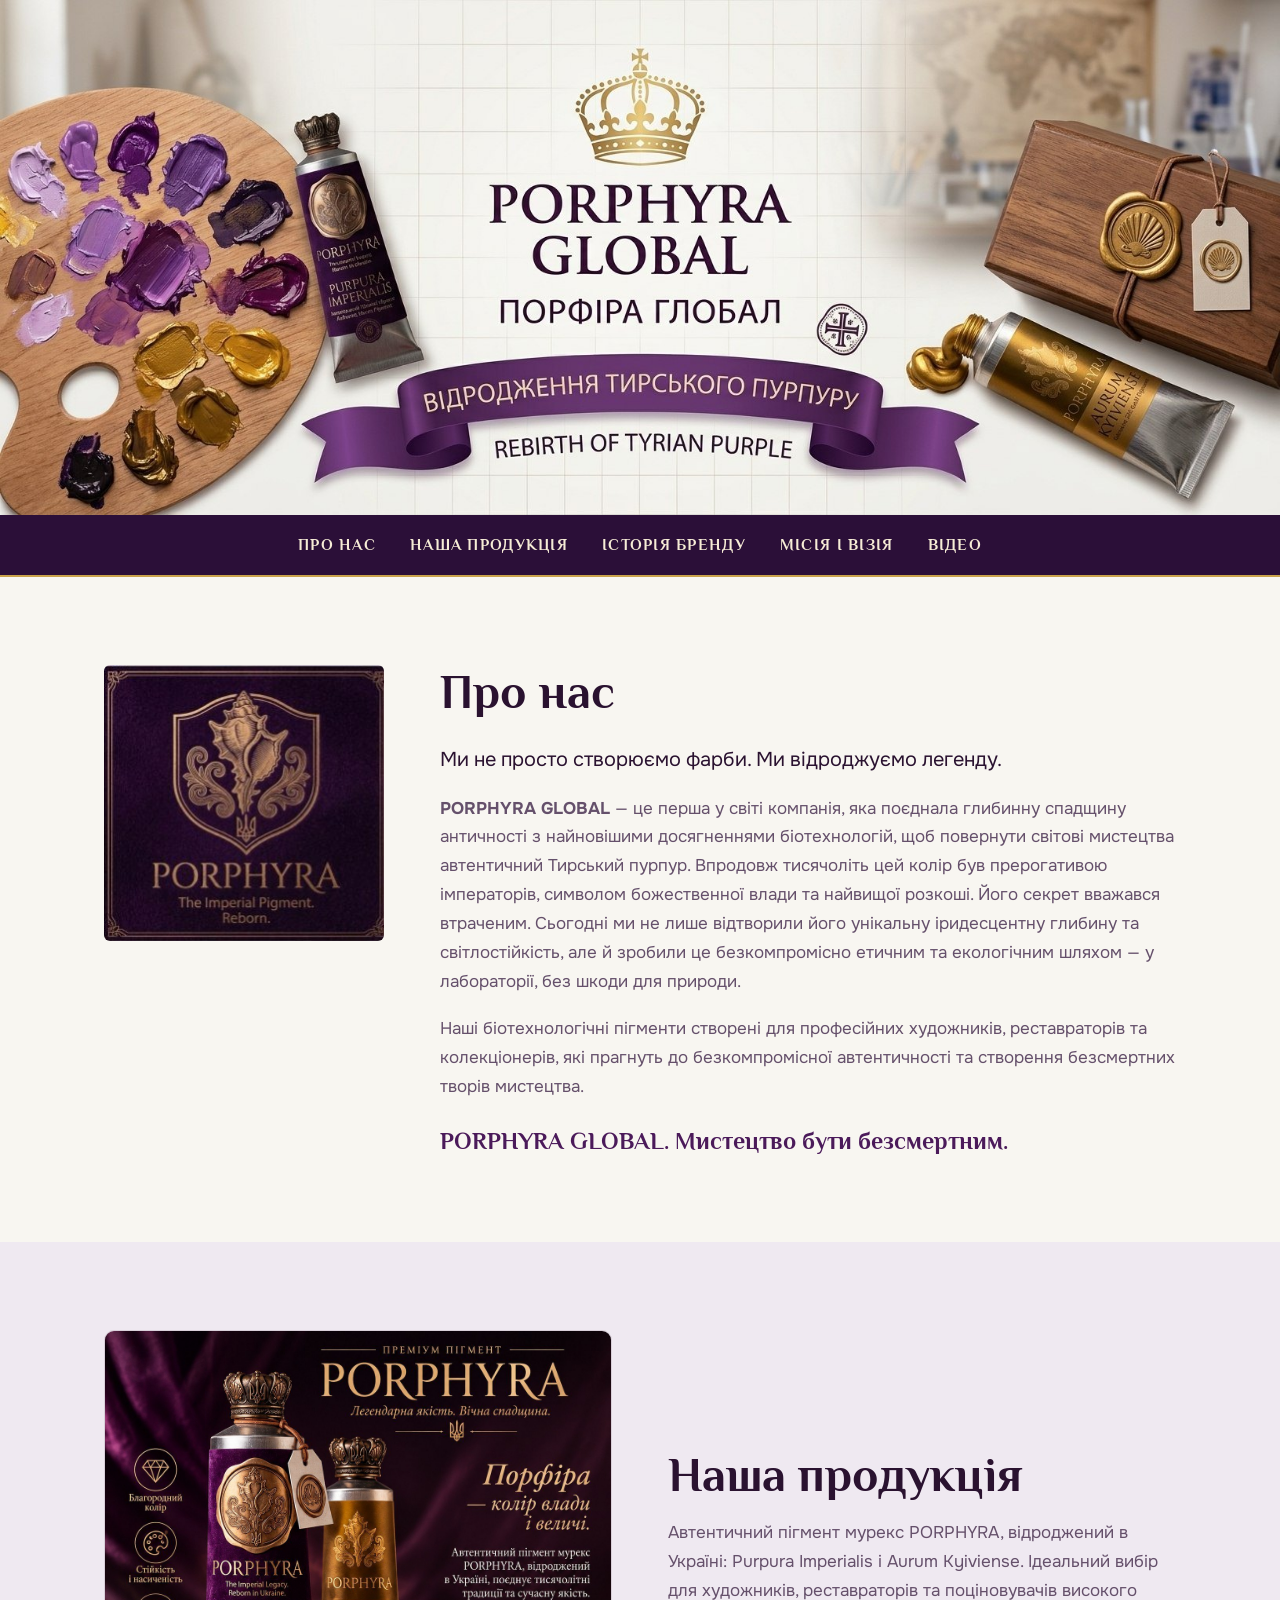
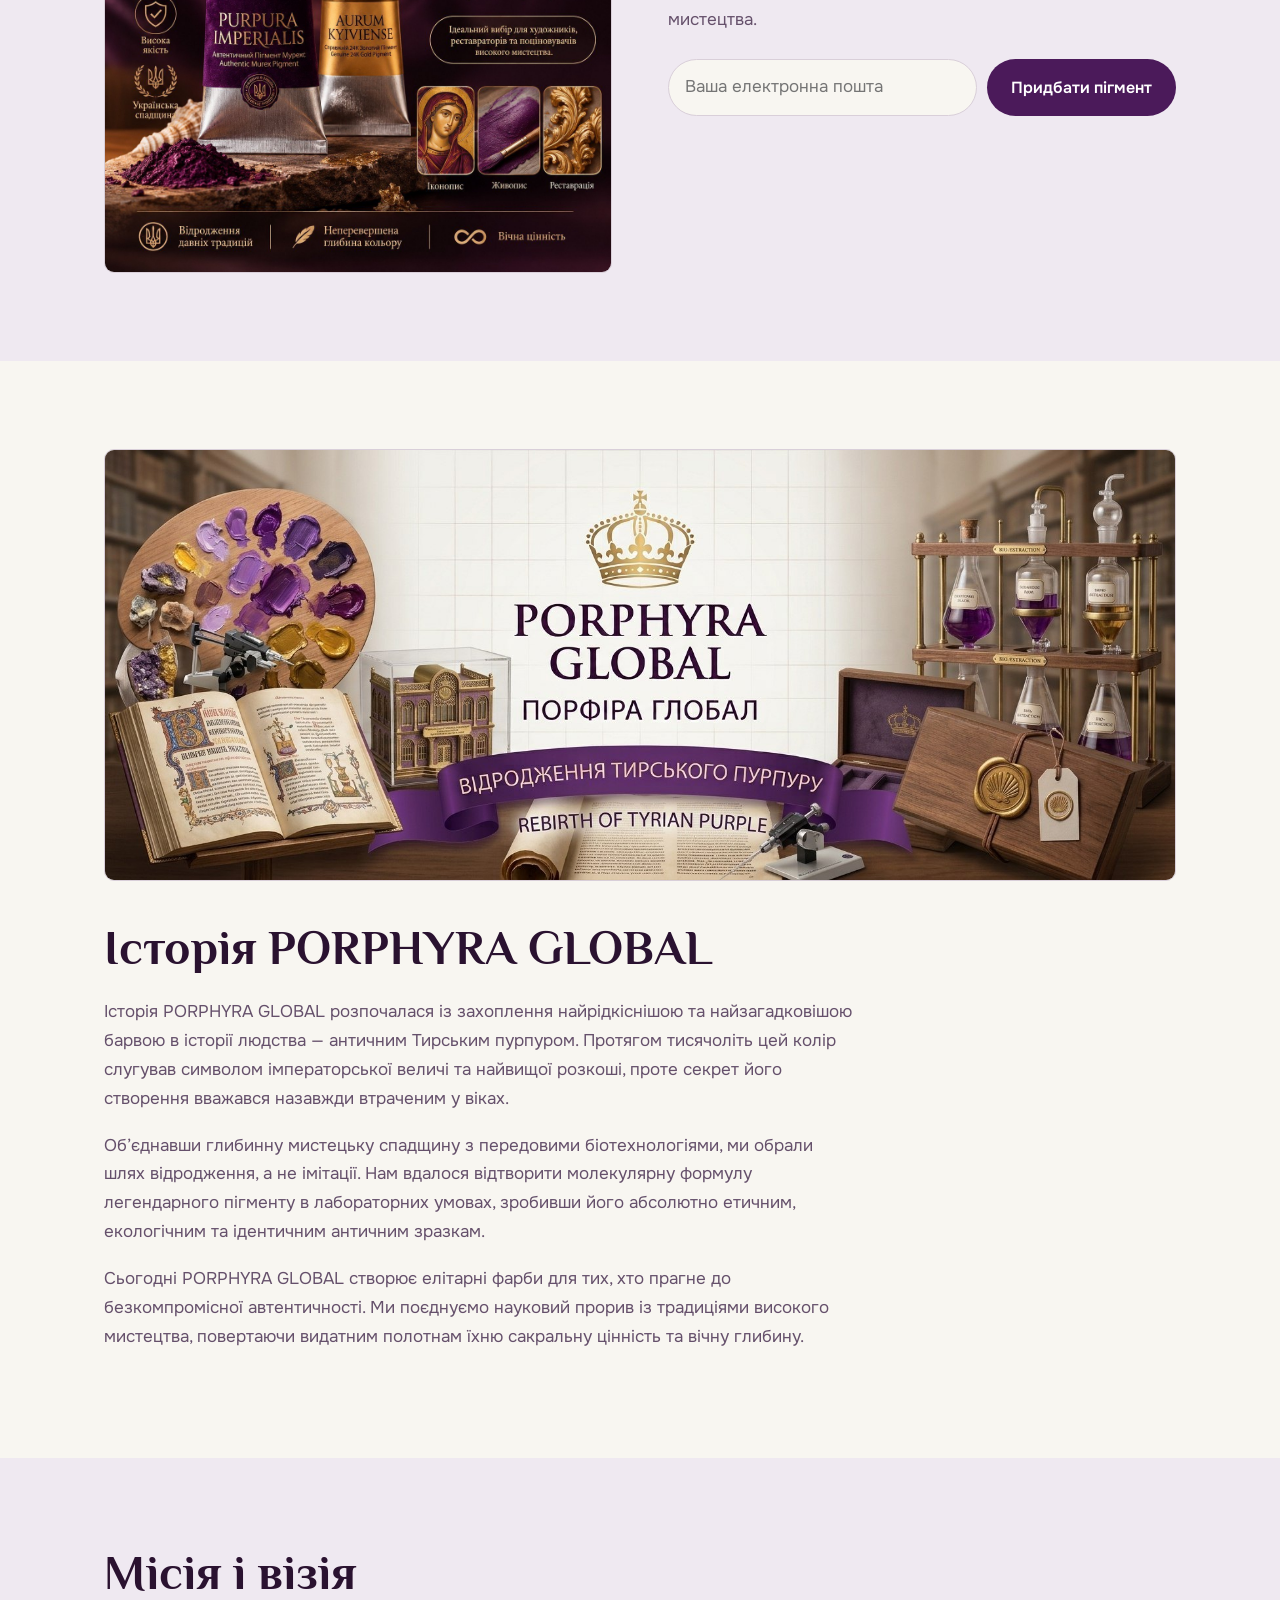
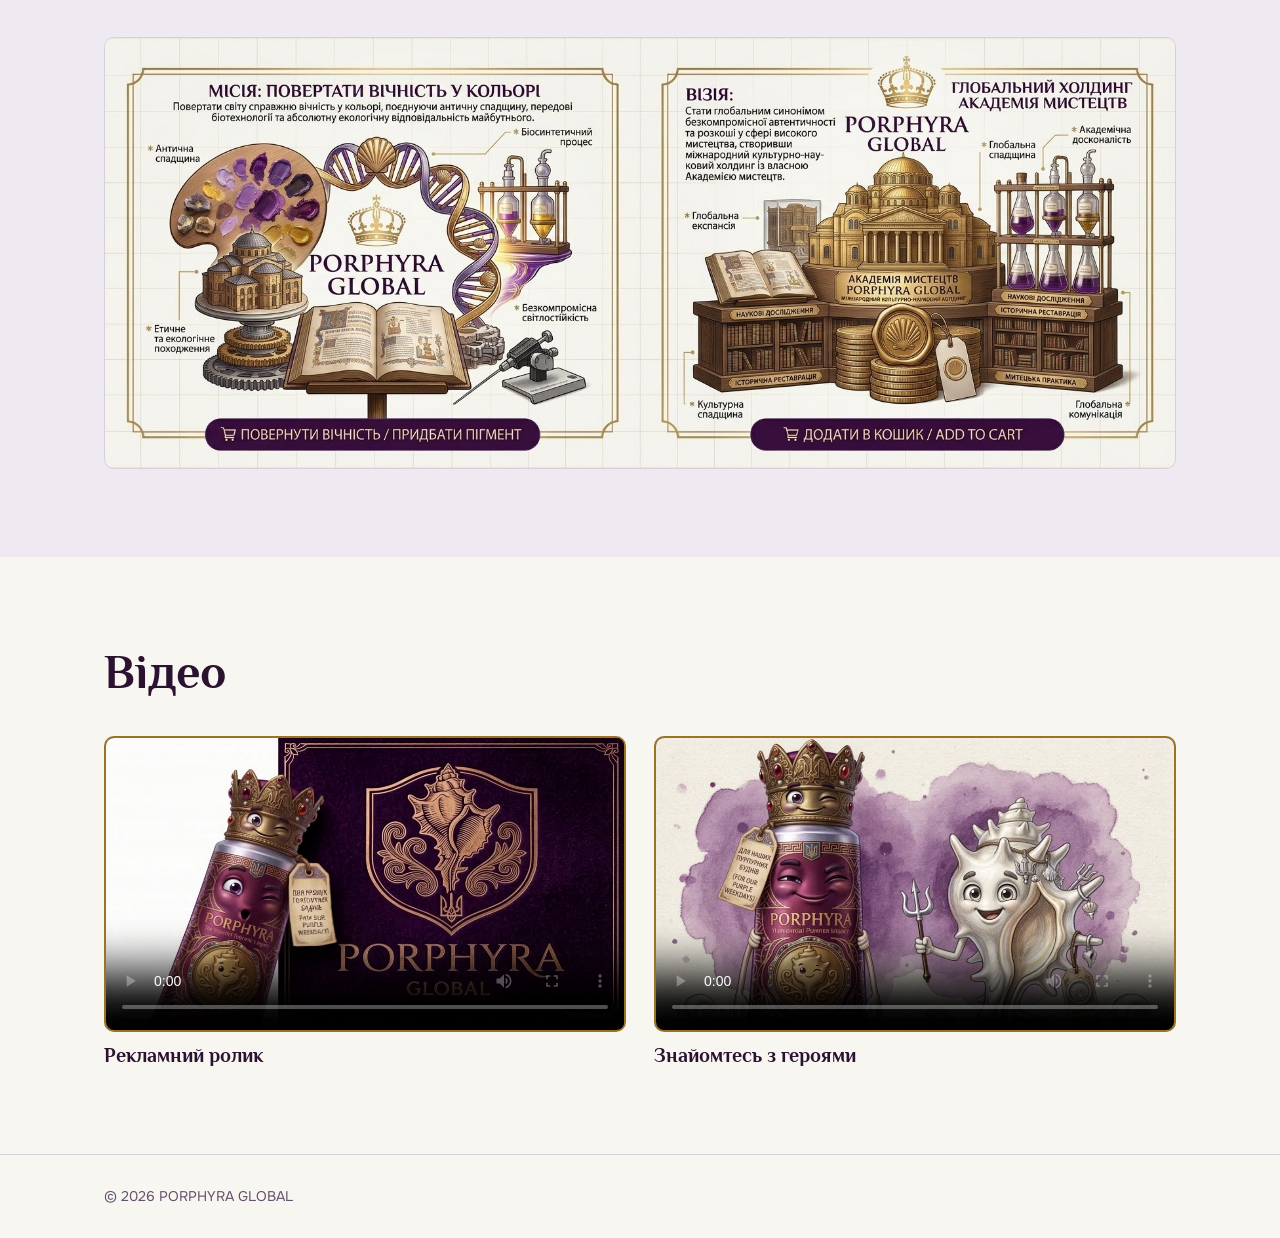
<file: index.html>
<!DOCTYPE html>
<html lang="uk">
<head>
<meta charset="utf-8">
<meta name="viewport" content="width=device-width, initial-scale=1, viewport-fit=cover">
<title>PORPHYRA GLOBAL — Відродження тирського пурпуру</title>
<link rel="stylesheet" href="https://fonts.googleapis.com/css2?family=Philosopher:wght@400;700&family=Onest:wght@400;500;600&display=swap">
<link rel="stylesheet" href="css/style.css">
</head>
<body>
<header><img class="banner" src="assets/images/banner-top.jpg" alt="PORPHYRA GLOBAL — відродження тирського пурпуру. Rebirth of Tyrian Purple"></header>
<nav aria-label="Головне меню"><ul>
<li><a href="#about">Про нас</a></li><li><a href="#products">Наша продукція</a></li><li><a href="#history">Історія бренду</a></li><li><a href="#mission">Місія і візія</a></li><li><a href="#video">Відео</a></li>
</ul></nav>

<main>
<section id="about"><div class="wrap about">
<img src="assets/images/logo.jpg" alt="Логотип PORPHYRA — The Imperial Pigment. Reborn." width="281" height="277">
<div>
<h2>Про нас</h2>
<p class="lead">Ми не просто створюємо фарби. Ми відроджуємо легенду.</p>
<p><b>PORPHYRA GLOBAL</b> — це перша у світі компанія, яка поєднала глибинну спадщину античності з найновішими досягненнями біотехнологій, щоб повернути світові мистецтва автентичний Тирський пурпур. Впродовж тисячоліть цей колір був прерогативою імператорів, символом божественної влади та найвищої розкоші. Його секрет вважався втраченим. Сьогодні ми не лише відтворили його унікальну іридесцентну глибину та світлостійкість, але й зробили це безкомпромісно етичним та екологічним шляхом — у лабораторії, без шкоди для природи.</p>
<p>Наші біотехнологічні пігменти створені для професійних художників, реставраторів та колекціонерів, які прагнуть до безкомпромісної автентичності та створення безсмертних творів мистецтва.</p>
<div class="motto">PORPHYRA GLOBAL. Мистецтво бути безсмертним.</div>
</div>
</div></section>

<section id="products" class="alt"><div class="wrap product">
<img class="fig" src="assets/images/product-card.jpg" alt="Картка товару: PORPHYRA Purpura Imperialis та Aurum Kyiviense — преміум пігмент" width="1214" height="1296">
<div>
<h2>Наша продукція</h2>
<p>Автентичний пігмент мурекс PORPHYRA, відроджений в Україні: Purpura Imperialis і Aurum Kyiviense. Ідеальний вибір для художників, реставраторів та поціновувачів високого мистецтва.</p>
<div class="row"><input id="em" type="email" placeholder="Ваша електронна пошта" aria-label="Електронна пошта"><button class="btn" id="go" type="button">Придбати пігмент</button></div>
<div id="ok" role="status"></div>
</div>
</div></section>

<section id="history"><div class="wrap history">
<img class="fig" src="assets/images/banner-history.jpg" alt="PORPHYRA GLOBAL: палітра, рукописна книга, біоекстракція та подарункова скринька" width="1632" height="656">
<h2>Історія PORPHYRA GLOBAL</h2>
<p>Історія PORPHYRA GLOBAL розпочалася із захоплення найрідкіснішою та найзагадковішою барвою в історії людства — античним Тирським пурпуром. Протягом тисячоліть цей колір слугував символом імператорської величі та найвищої розкоші, проте секрет його створення вважався назавжди втраченим у віках.</p>
<p>Об’єднавши глибинну мистецьку спадщину з передовими біотехнологіями, ми обрали шлях відродження, а не імітації. Нам вдалося відтворити молекулярну формулу легендарного пігменту в лабораторних умовах, зробивши його абсолютно етичним, екологічним та ідентичним античним зразкам.</p>
<p>Сьогодні PORPHYRA GLOBAL створює елітарні фарби для тих, хто прагне до безкомпромісної автентичності. Ми поєднуємо науковий прорив із традиціями високого мистецтва, повертаючи видатним полотнам їхню сакральну цінність та вічну глибину.</p>
</div></section>

<section id="mission" class="alt"><div class="wrap">
<div class="head"><h2>Місія і візія</h2></div>
<img class="fig" src="assets/images/mission-vision.jpg" alt="Місія: повертати вічність у кольорі. Візія: глобальний холдинг Академія мистецтв" width="1632" height="656">
</div></section>

<section id="video"><div class="wrap">
<div class="head"><h2>Відео</h2></div>
<div class="videos">
<figure><div class="frame"><video src="assets/video/video-ad.mp4" poster="assets/images/poster-ad.jpg" controls playsinline preload="metadata" aria-label="Рекламний ролик Porphyra Global"></video></div><figcaption>Рекламний ролик</figcaption></figure>
<figure><div class="frame"><video src="assets/video/video-heroes.mp4" poster="assets/images/poster-heroes.jpg" controls playsinline preload="metadata" aria-label="Відео з героями бренду"></video></div><figcaption>Знайомтесь з героями</figcaption></figure>
</div>
</div></section>
</main>

<footer><div class="wrap"><span>© 2026 PORPHYRA GLOBAL</span></div></footer>

<script src="js/script.js" defer></script>
</body>
</html>
</file>
<file: css/style.css>
/* PORPHYRA GLOBAL — стилі сайту */
:root{--bg:#f8f6f1;--surface:#efe9f1;--ink:#2a1230;--mute:#65506b;--purple:#4b1a5a;--gold:#9a7424;--line:#d9cfd9;--on-purple:#f6ecd6;
box-sizing:border-box;padding-top:env(safe-area-inset-top,0px);padding-bottom:env(safe-area-inset-bottom,0px)}
@media (prefers-color-scheme:dark){:root:not([data-theme="light"]){--bg:#170a1c;--surface:#241030;--ink:#f0e6f2;--mute:#b9a2bf;--purple:#a45bb8;--gold:#d6ae52;--line:#43264e}}
:root[data-theme="dark"]{--bg:#170a1c;--surface:#241030;--ink:#f0e6f2;--mute:#b9a2bf;--purple:#a45bb8;--gold:#d6ae52;--line:#43264e}
*,*::before,*::after{box-sizing:border-box}
html{scroll-behavior:smooth;scroll-padding-top:calc(64px + env(safe-area-inset-top,0px))}
body{margin:0;background:var(--bg);color:var(--ink);font:400 17px/1.7 Onest,system-ui,sans-serif}
body::before{content:"";position:fixed;inset:0 0 auto;height:env(safe-area-inset-top,0px);background:var(--bg);z-index:10}
h1,h2,h3{font-family:Philosopher,Georgia,serif;font-weight:700;line-height:1.15;margin:0}
h2{font-size:clamp(30px,4.6vw,48px)}
img{max-width:100%;height:auto;display:block}
:focus-visible{outline:3px solid var(--gold);outline-offset:3px}
.wrap{max-width:1120px;margin:0 auto;padding:0 24px}
.banner{width:100%;aspect-ratio:1632/656;object-fit:cover;object-position:center}
nav{position:sticky;top:env(safe-area-inset-top,0px);z-index:11;background:#2b0f38;border-bottom:2px solid #c9a24b}
nav ul{display:flex;justify-content:center;flex-wrap:wrap;gap:6px 30px;list-style:none;margin:0 auto;padding:16px 24px;max-width:1120px}
nav a{font:600 16px Philosopher,serif;letter-spacing:.08em;text-decoration:none;text-transform:uppercase;color:#f6ecd6;padding:6px 2px;border-bottom:2px solid transparent;transition:color .2s,border-color .2s}
nav a:hover,nav a:focus-visible{color:#e3bf64;border-color:#e3bf64}
section{padding:88px 0}
section.alt{background:var(--surface)}
.about{display:grid;grid-template-columns:280px 1fr;gap:56px;align-items:start}
.about img{border-radius:6px;width:280px}
.about h2{margin-bottom:22px}
.about p,.history p{color:var(--mute);margin:0 0 18px;max-width:68ch}
.about p.lead{color:var(--ink);font-size:20px}
.motto{font:700 24px Philosopher,serif;color:var(--purple);margin-top:26px}
.fig{border-radius:10px;border:1px solid var(--line);width:100%}
.history .fig{margin-bottom:40px}
.history h2{margin-bottom:22px}
.product{display:grid;grid-template-columns:minmax(0,1fr) minmax(0,1fr);gap:56px;align-items:center}
.product h2{margin-bottom:16px}
.product p{color:var(--mute);margin:0 0 24px}
.row{display:flex;gap:10px;flex-wrap:wrap}
input{flex:1 1 220px;font:inherit;padding:13px 16px;border-radius:999px;border:1.5px solid var(--line);background:var(--bg);color:var(--ink)}
.btn{font:600 16px Onest,sans-serif;padding:13px 24px;border-radius:999px;border:0;background:var(--purple);color:#fff;cursor:pointer}
.btn:hover{filter:brightness(1.12)}
#ok{min-height:1.6em;margin-top:12px;color:var(--gold);font-weight:600}
.head{margin-bottom:36px}
.videos{display:grid;grid-template-columns:1fr 1fr;gap:28px}
figure{margin:0}
figcaption{margin-top:12px;font:700 20px Philosopher,serif}
.frame{border-radius:10px;overflow:hidden;background:#000;border:2px solid var(--gold)}
.frame video{display:block;width:100%;height:auto}
footer{padding:30px 0;font-size:14px;color:var(--mute);border-top:1px solid var(--line)}
footer .wrap{display:flex;justify-content:space-between;gap:16px;flex-wrap:wrap}
@media(max-width:820px){
section{padding:60px 0}
.banner{aspect-ratio:auto;height:220px}
.about,.product,.videos{grid-template-columns:1fr;gap:34px}
.about img{width:200px}
nav ul{gap:4px 18px;padding:12px 16px}nav a{font-size:14px}}
@media(prefers-reduced-motion:reduce){html{scroll-behavior:auto}}
</file>
